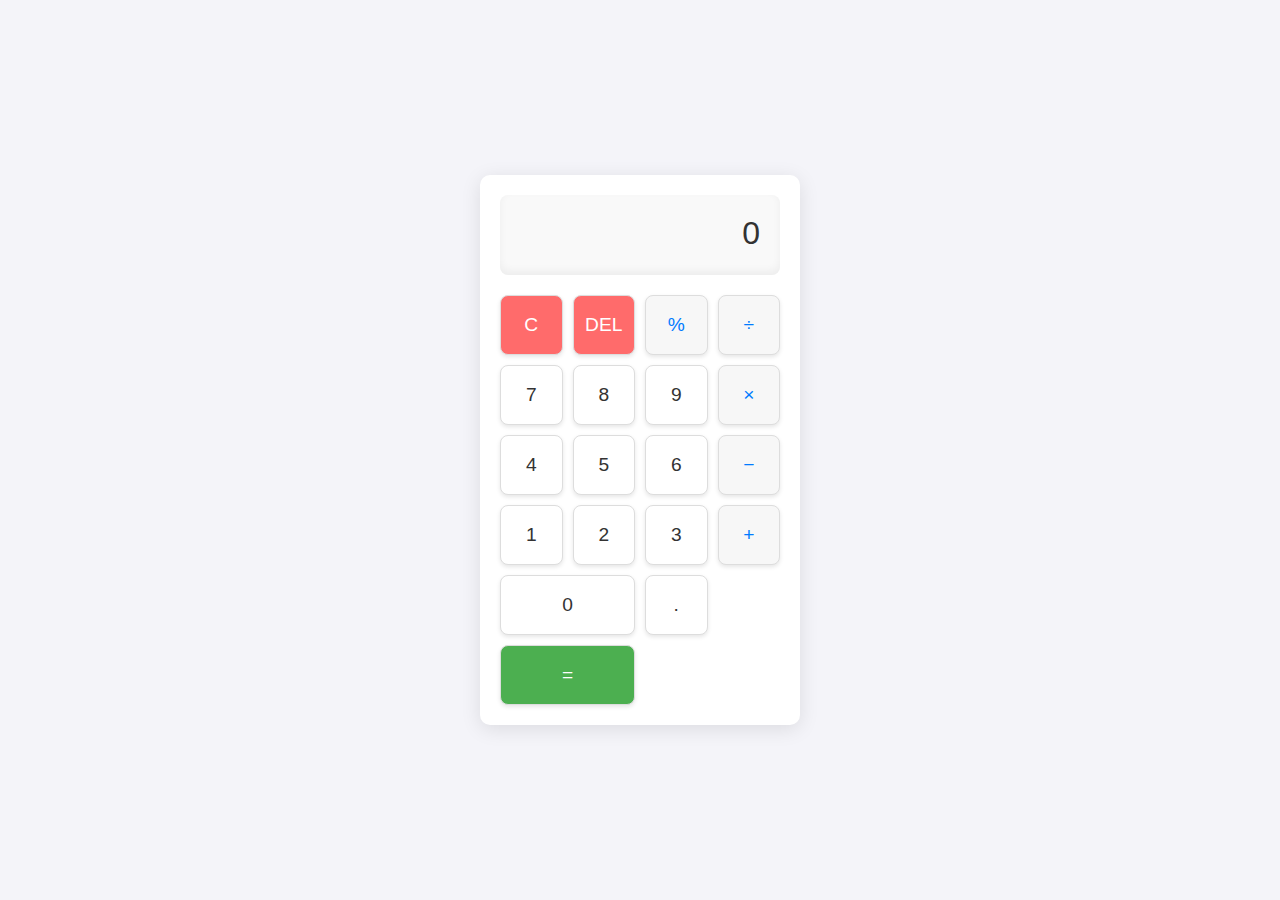
<file: calculator/index.html>
<!DOCTYPE html>
<html lang="en">
<head>
  <meta charset="UTF-8">
  <meta name="viewport" content="width=device-width, initial-scale=1.0">
  <title>Professional Calculator</title>
  <link rel="stylesheet" href="styles.css">
</head>
<body>
  <div class="calculator">
    <div class="display" id="display">0</div>
    <div class="buttons">
      <button class="button-clear" onclick="clearDisplay()">C</button>
      <button class="button-del" onclick="deleteLast()">DEL</button>
      <button class="button-operator" onclick="appendOperator('%')">%</button>
      <button class="button-operator" onclick="appendOperator('/')">÷</button>
      <button onclick="appendNumber('7')">7</button>
      <button onclick="appendNumber('8')">8</button>
      <button onclick="appendNumber('9')">9</button>
      <button class="button-operator" onclick="appendOperator('*')">×</button>
      <button onclick="appendNumber('4')">4</button>
      <button onclick="appendNumber('5')">5</button>
      <button onclick="appendNumber('6')">6</button>
      <button class="button-operator" onclick="appendOperator('-')">−</button>
      <button onclick="appendNumber('1')">1</button>
      <button onclick="appendNumber('2')">2</button>
      <button onclick="appendNumber('3')">3</button>
      <button class="button-operator" onclick="appendOperator('+')">+</button>
      <button class="button-zero" onclick="appendNumber('0')">0</button>
      <button onclick="appendNumber('.')">.</button>
      <button class="button-equal" onclick="calculateResult()">=</button>
    </div>
  </div>
  <script src="script.js"></script>
</body>
</html>
</file>
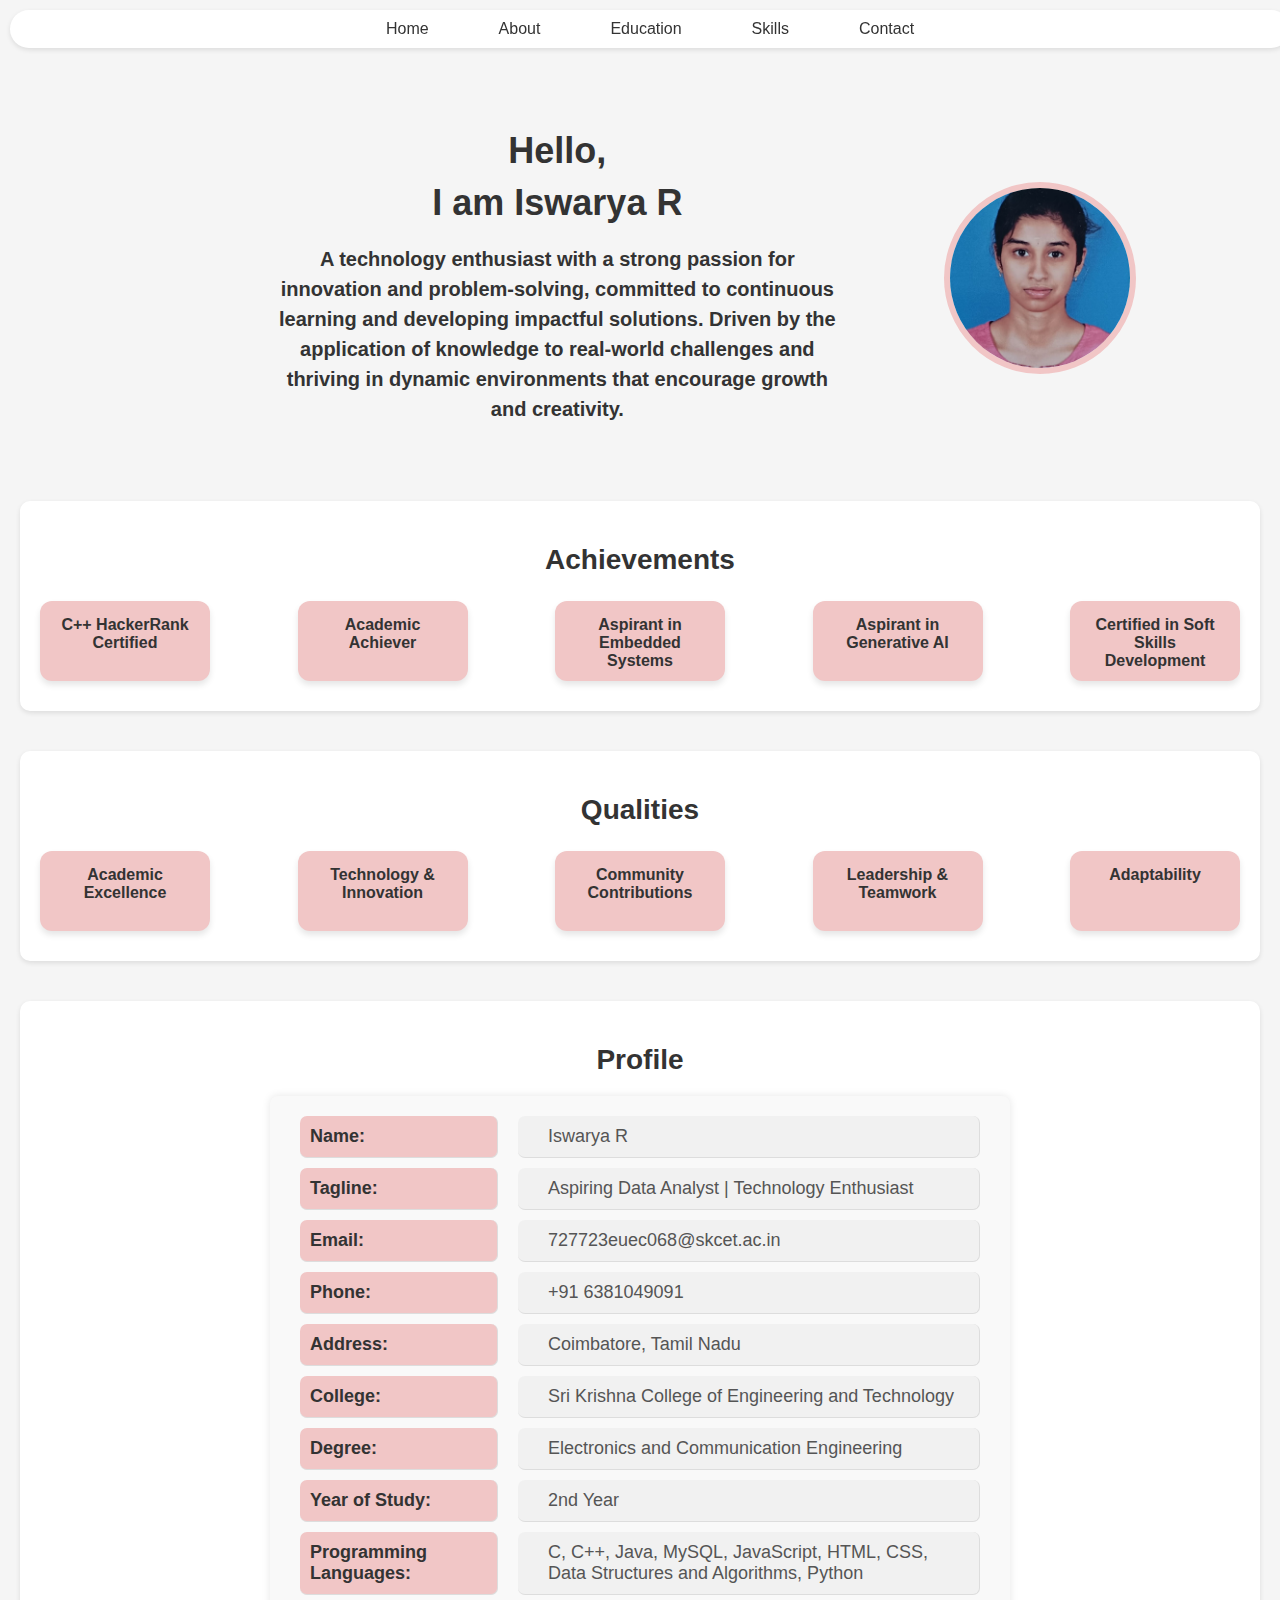
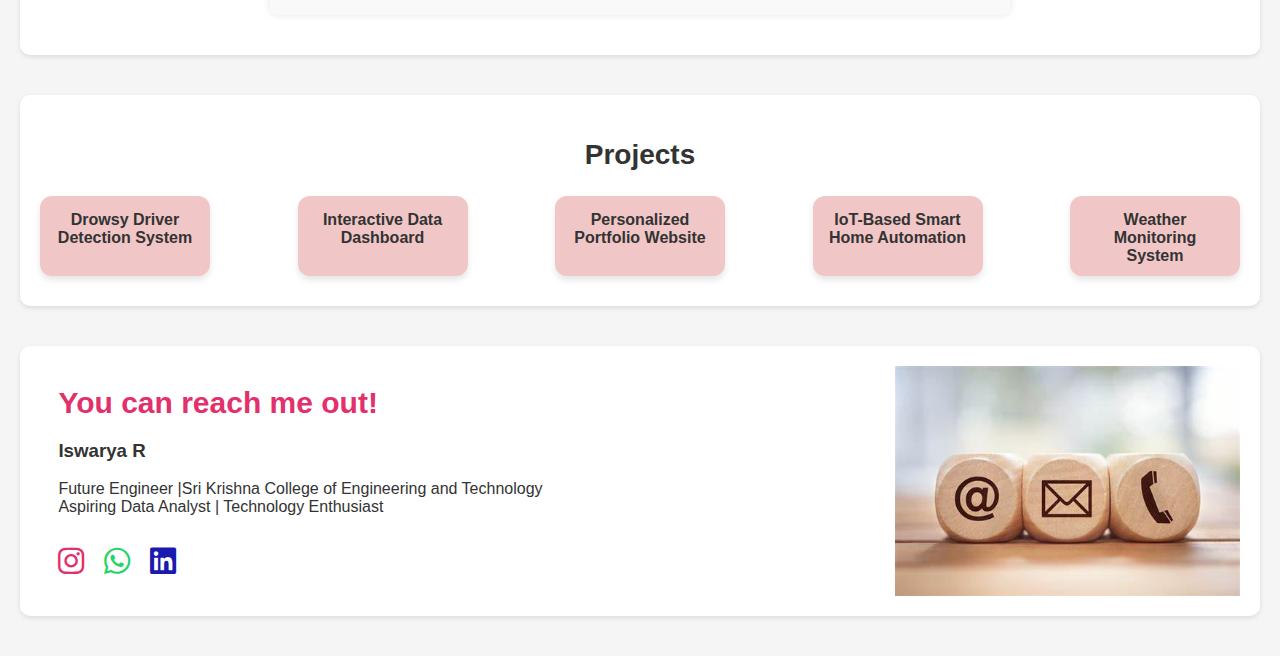
<file: portfolio/index.html>
<!DOCTYPE html>
<html lang="en">

<head>
    <meta charset="UTF-8">
    <meta name="viewport" content="width=device-width, initial-scale=1.0">
    <title>My Portfolio</title>
    <link rel="stylesheet" href="styles.css">
    <link href="https://cdnjs.cloudflare.com/ajax/libs/font-awesome/6.0.0-beta3/css/all.min.css" rel="stylesheet">
</head>

<body>
    <!-- Navigation Bar -->
    <nav>
        <ul class="navbar">
            <li><a href="#home">Home</a></li>
            <li><a href="#about">About</a></li>
            <li><a href="#education">Education</a></li>
            <li><a href="#skills">Skills</a></li>
            <li><a href="#contact">Contact</a></li>
        </ul>
    </nav>

    <!-- Hero Section -->
    <div class="content">
        <div class="text-section">

            <h1>Hello,</h1>
            <h1>I am Iswarya R</h1>
            <h2>
                A technology enthusiast with a strong passion for innovation and problem-solving, committed to
                continuous learning and developing impactful solutions.
                Driven by the application of knowledge to real-world challenges and thriving in dynamic environments
                that encourage growth and creativity.
            </h2>
        </div>
        <div class="profile-pic">
            <img src="my photo.jpg" alt="Profile Picture">
        </div>
    </div>

    <!-- Achievements Section -->
    <section id="achievements">
        <h2>Achievements</h2>
        <div class="achievements-grid">
            <div class="achievement-item">C++ HackerRank Certified</div>
            <div class="achievement-item">Academic Achiever</div>
            <div class="achievement-item">Aspirant in Embedded Systems</div>
            <div class="achievement-item">Aspirant in Generative AI</div>
            <div class="achievement-item">Certified in Soft Skills Development</div>
        </div>
    </section>

    <!-- Qualities Section -->
    <section id="qualities">
        <h2>Qualities</h2>
        <div class="qualities-grid">
            <div class="quality-item">Academic Excellence</div>
            <div class="quality-item">Technology & Innovation</div>
            <div class="quality-item">Community Contributions</div>
            <div class="quality-item">Leadership & Teamwork</div>
            <div class="quality-item">Adaptability</div>
        </div>
    </section>

    <!-- Profile Section -->
    <section id="profile">
        <h2>Profile</h2>
        <div class="profile-details">
            <table>
                <tr>
                    <td class="row-headings"><strong>Name:</strong></td>
                    <td class="row-values">Iswarya R</td>
                </tr>
                <tr>
                    <td class="row-headings"><strong>Tagline:</strong></td>
                    <td class="row-values">Aspiring Data Analyst | Technology Enthusiast</td>
                </tr>
                <tr>
                    <td class="row-headings"><strong>Email:</strong></td>
                    <td class="row-values">727723euec068@skcet.ac.in</td>
                </tr>
                <tr>
                    <td class="row-headings"><strong>Phone:</strong></td>
                    <td class="row-values">+91 6381049091</td>
                </tr>
                <tr>
                    <td class="row-headings"><strong>Address:</strong></td>
                    <td class="row-values">Coimbatore, Tamil Nadu</td>
                </tr>
                <tr>
                    <td class="row-headings"><strong>College:</strong></td>
                    <td class="row-values">Sri Krishna College of Engineering and Technology</td>
                </tr>
                <tr>
                    <td class="row-headings"><strong>Degree:</strong></td>
                    <td class="row-values">Electronics and Communication Engineering</td>
                </tr>
                <tr>
                    <td class="row-headings"><strong>Year of Study:</strong></td>
                    <td class="row-values">2nd Year</td>
                </tr>
                <tr>
                    <td class="row-headings"><strong>Programming Languages:</strong></td>
                    <td class="row-values">C, C++, Java, MySQL, JavaScript, HTML, CSS, Data Structures and Algorithms,
                        Python</td>
                </tr>
            </table>
        </div>

    </section>

    <!-- Projects Section -->
    <section id="projects">
        <h2>Projects</h2>
        <div class="projects-grid">
            <div class="project-item">Drowsy Driver Detection System</div>
            <div class="project-item">Interactive Data Dashboard</div>
            <div class="project-item">Personalized Portfolio Website</div>
            <div class="project-item">IoT-Based Smart Home Automation</div>
            <div class="project-item">Weather Monitoring System </div>
        </div>
    </section>

    <section class="contact">
        <div class="details">
            <h1 style="color: #E1306C;">You can reach me out!</h1>
            <h3>Iswarya R</h3>
            <p>Future Engineer |Sri Krishna College of Engineering and Technology<br>
                Aspiring Data Analyst | Technology Enthusiast
            </p>
            <div class="social-icons">
                <!-- Instagram Icon -->
                <a href="https://www.instagram.com/" target="_blank">
                    <i class="fab fa-instagram" style="font-size: 30px; color: #E1306C;"></i>
                </a>

                <!-- WhatsApp Icon -->
                <a href="https://wa.me/" target="_blank">
                    <i class="fab fa-whatsapp" style="font-size: 30px; color: #25D366;"></i>
                </a>
                <!-- Linkedin -->
                <a href="https://wa.me/" target="_blank">
                    <i class="fab fa-linkedin" style="font-size: 30px; color: rgb(26, 26, 176);"></i>
                </a>
            </div>
        </div>
        <img src="contact.jpg" alt="contact">
    </section>
</body>

</html>
</file>
<file: calculator/styles.css>
* {
  margin: 0;
  padding: 0;
  box-sizing: border-box;
}

body {
  font-family: 'Roboto', sans-serif;
  background-color: #f4f4f9;
  display: flex;
  justify-content: center;
  align-items: center;
  height: 100vh;
}

.calculator {
  width: 320px;
  background: #ffffff;
  border-radius: 10px;
  box-shadow: 0px 4px 20px rgba(0, 0, 0, 0.1);
  padding: 20px;
}

.display {
  height: 80px;
  background: #f9f9f9;
  border-radius: 8px;
  font-size: 2rem;
  color: #333;
  text-align: right;
  padding: 20px;
  margin-bottom: 20px;
  box-shadow: inset 0px -4px 8px rgba(0, 0, 0, 0.05);
  overflow: hidden; 
  white-space: nowrap; 
  text-overflow: ellipsis; 
  transition: font-size 0.3s; 
}

.buttons {
  display: grid;
  grid-template-columns: repeat(4, 1fr);
  gap: 10px;
}

button {
  height: 60px;
  font-size: 1.2rem;
  background: #ffffff;
  border: 1px solid #ddd;
  border-radius: 8px;
  color: #333;
  cursor: pointer;
  box-shadow: 0px 2px 4px rgba(0, 0, 0, 0.1);
  transition: background 0.3s, box-shadow 0.3s;
}

button:hover {
  background: #f0f0f0;
  box-shadow: 0px 4px 8px rgba(0, 0, 0, 0.15);
}

.button-operator {
  background: #f7f7f7;
  color: #007bff;
}

.button-clear,
.button-del {
  background: #ff6b6b;
  color: #fff;
}

.button-equal {
  background: #4caf50;
  color: #fff;
  grid-column: span 2;
}

.button-zero {
  grid-column: span 2;
}
</file>
<file: portfolio/styles.css>
body {
    font-family: Arial, sans-serif;
    margin: 0;
    padding: 0;
    background-color: #F5F5F5; 
    color: #333333; 
}

a{
    text-decoration: none;
}

/* Navigation Bar */
nav {
    background-color: #FFFFFF; 
    padding: 10px 0;
    position: fixed;
    top: 0;
    width: 100%;
    box-shadow: 0 2px 5px rgba(0, 0, 0, 0.1);
    z-index: 1000;
    border-radius: 20px; 
    margin: 10px; 
}

.navbar {
    list-style: none;
    padding: 0;
    margin: 0;
    display: flex;
    justify-content: center;
    gap: 20px;
}

.navbar li {
    display: inline;
}

.navbar a {
    text-decoration: none;
    padding: 10px 25px; 
    background-color: #FFFFFF; 
    color: #333333; 
    border-radius: 50px; 
    font-size: 16px;
    transition: background-color 0.3s, color 0.3s;
}

.navbar a:hover {
    background-color: #F1C6C6; 
    color: #333333; 
}

/* Content Section */
.content {
    display: flex;
    justify-content: space-between;
    align-items: center;
    margin-top: 100px;
    padding: 20px;
}

.text-section {
    width: 60%;
    text-align: center;
    margin-left: 20%;
}

.text-section h1 {
    margin: 10px 0;
    font-size: 36px;
    color: #333333; 
}

.text-section h2 {
    margin-top: 20px;
    font-size: 20px;
    color: #333333; 
    line-height: 1.5;
}

.profile-pic {
    width: 30%;
    text-align: right;
    margin-right: 10%;
}

.profile-pic img {
    width: 180px;
    height: 180px;
    border-radius: 50%;
    border: 6px solid #F1C6C6; 
    object-fit: cover;
    object-position: center 15%;
}

/* Section Styling */
section {
    margin: 40px 20px;
    padding: 20px;
    background-color: #FFFFFF; 
    border-radius: 10px;
    box-shadow: 0 2px 5px rgba(0, 0, 0, 0.1);
}

section h2 {
    font-size: 28px;
    color: #333333; 
    margin-bottom: 15px;
    text-align: center;
}

/* Grid Styling */
.achievements-grid, .qualities-grid, .projects-grid {
    display: flex;
    justify-content: space-between;
    gap: 20px;
    padding: 10px 0;
}

.achievement-item, .quality-item, .project-item {
    background-color: #F1C6C6;
    padding: 15px;
    border-radius: 12px;
    box-shadow: 0 4px 6px rgba(0, 0, 0, 0.1);
    font-size: 16px;
    text-align: center;
    color: #333333; 
    font-weight: bold;
    width: 140px;
    height: 50px;
    transition: transform 0.3s ease, box-shadow 0.3s ease;
}

.achievement-item:hover, .quality-item:hover, .project-item:hover {
    transform: scale(1.05);
    box-shadow: 0 6px 10px rgba(0, 0, 0, 0.2);
}

/* Profile Details */
.profile-details {
    font-family: Arial, sans-serif;
    font-size: large;
    margin: 20px auto;
    width:60%;
    border-radius: 8px;
    padding: 10px;
    background-color: #f9f9f9;
    box-shadow: 0px 0px 8px rgba(0, 0, 0, 0.1);
}

.profile-details table {
    width: 100%;
    border-spacing: 20px 10px;
}

.profile-details td {
    vertical-align: top;
    border-bottom: 1px solid #ddd;
    border-right: 1px solid #ddd;
    border-radius: 7px;
}

.profile-details td:first-child {
    font-weight: bold;
    color: #333;
    width: 30%;
}

.profile-details td:nth-child(2) {
    color: #555;
}

.profile-details table tr:hover {
    background-color: #f1f1f1;
}

.row-headings{
    padding: 10px;
    background-color: #F1C6C6;
}
.row-values{
    background-color: #f1f1f1;
    padding: 10px;
    padding-left: 30px;
}

/* contact */
.contact{
    padding-left:3%;
    display: grid;
    grid-template-columns: 3fr 1fr;
}
.social-icons{
    margin-top:30px;
    display: flex;
    gap:20px;
}
.contact img{
    height: 230px;
}
.contact h1{
    font-size: 30px;
}
</file>
